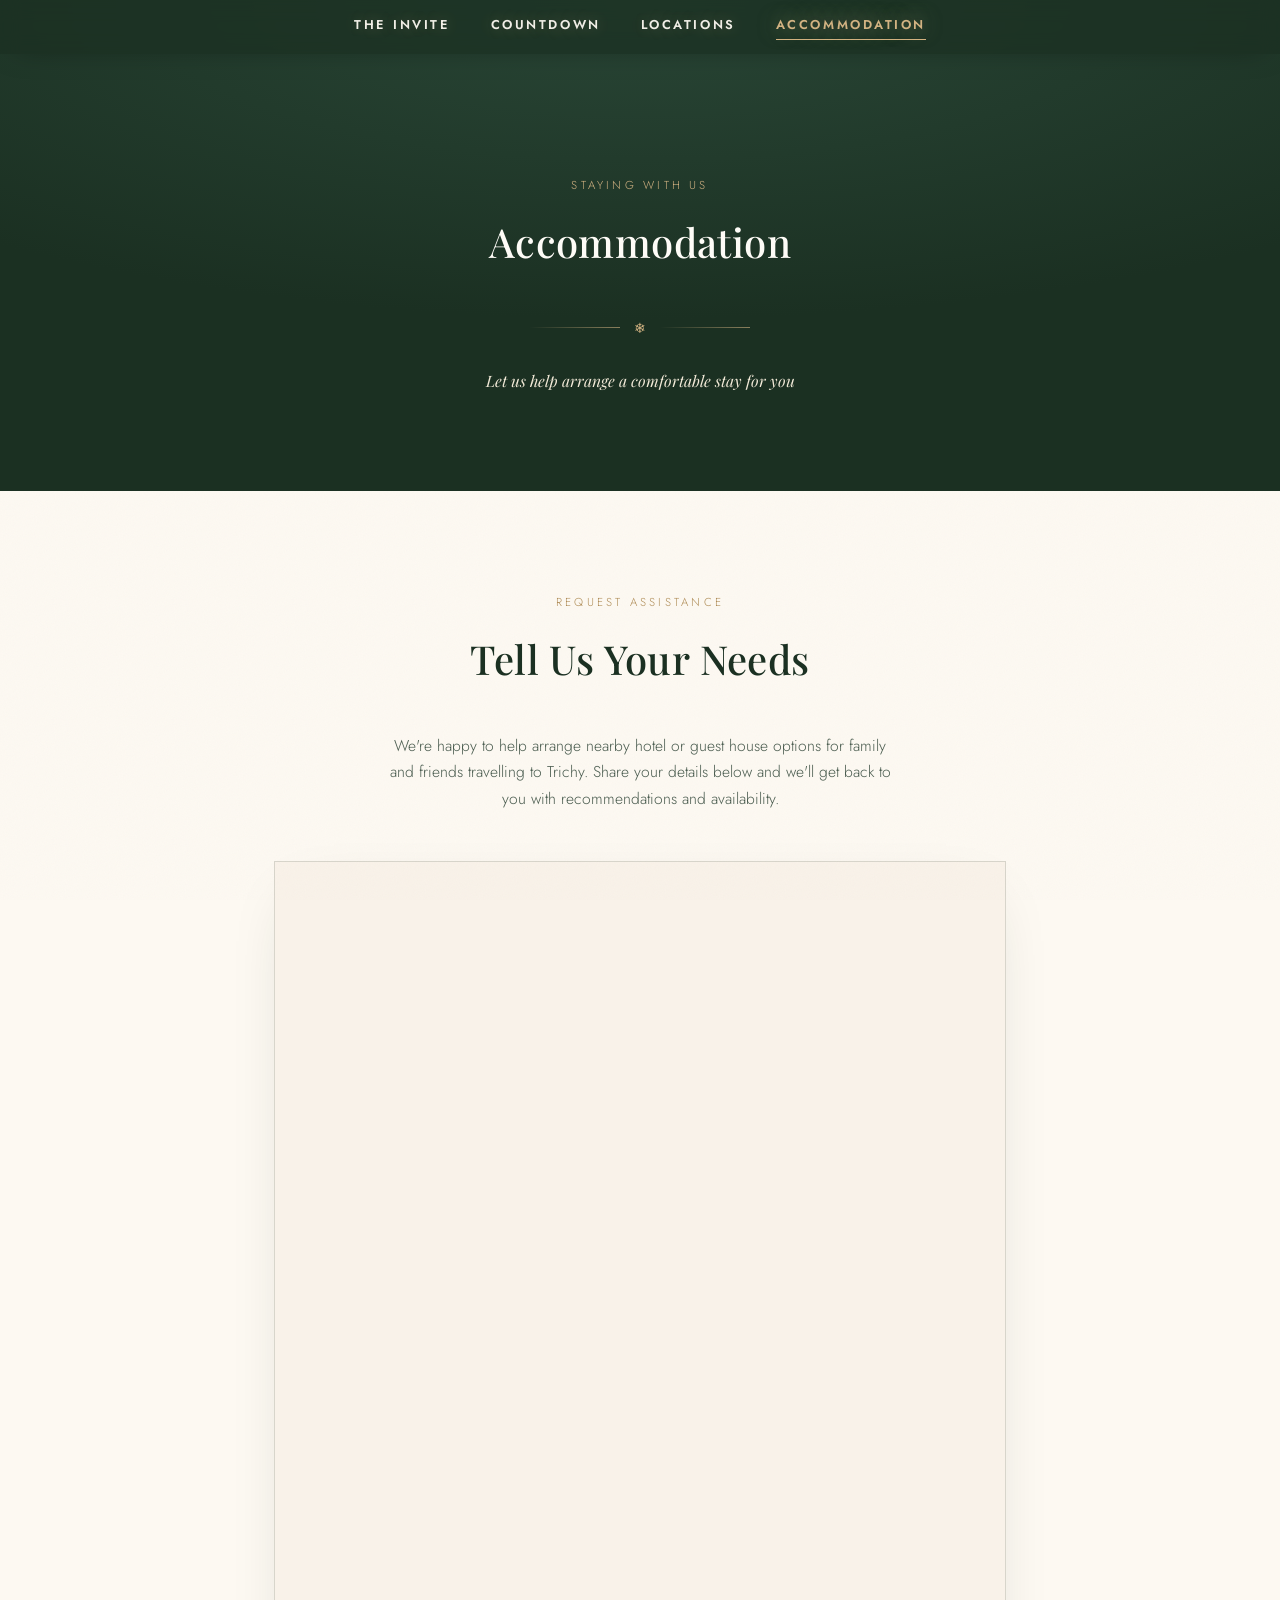
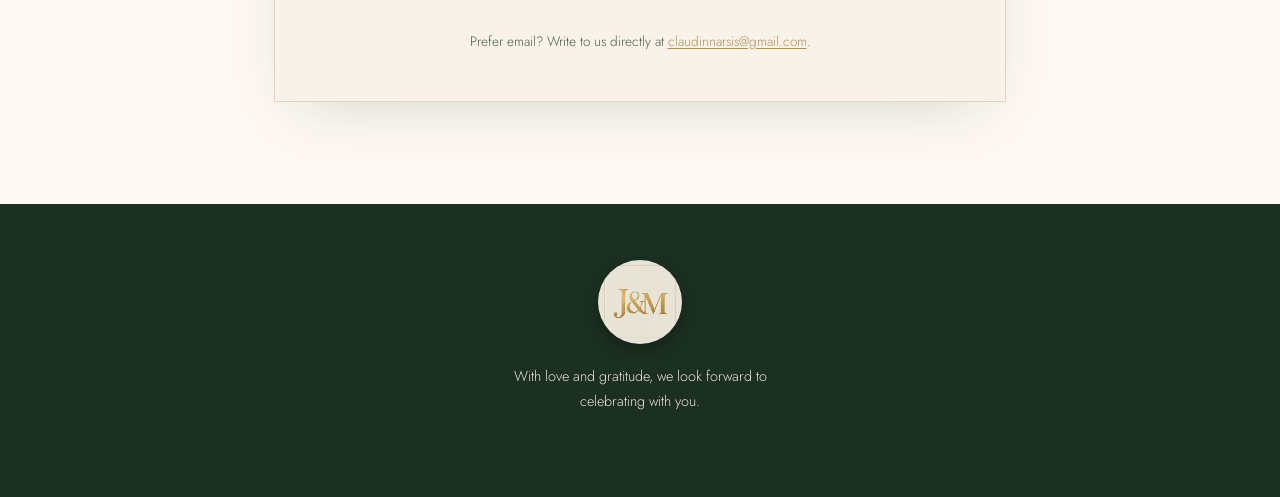
<file: accommodation.html>
<!DOCTYPE html>
<html lang="en">
<head>
<meta charset="UTF-8">
<meta name="viewport" content="width=device-width, initial-scale=1.0">
<title>Accommodation — Jude &amp; Mesmin Wedding</title>
<meta name="description" content="Request accommodation assistance for Jude and Mesmin's wedding, Sunday 18th October 2026 in Trichy.">
<link rel="preconnect" href="https://fonts.googleapis.com">
<link rel="preconnect" href="https://fonts.gstatic.com" crossorigin>
<link href="https://fonts.googleapis.com/css2?family=Playfair+Display:ital,wght@0,400;0,500;0,600;0,700;1,500&family=Jost:wght@300;400;500;600&display=swap" rel="stylesheet">
<link rel="icon" type="image/png" href="assets/j_m_wedding_monogram.png">
<link rel="stylesheet" href="style.css">
<script src="assets/tapko-widget.js" defer></script>
<script defer src="https://cdn.vercel-insights.com/v1/script.js"></script>
</head>
<body class="is-loading no-intro">

<div class="grain-overlay" aria-hidden="true"></div>

<header class="site-header is-scrolled" id="site-header">
  <nav class="site-nav" aria-label="Primary">
    <a href="/#invite" class="nav-link">The Invite</a>
    <a href="/#countdown" class="nav-link">Countdown</a>
    <a href="/locations" class="nav-link">Locations</a>
    <a href="/accommodation" class="nav-link nav-link-active">Accommodation</a>
  </nav>
</header>

<main>

  <!-- ACCOMMODATION HERO -->
  <section class="page-hero" id="top">
    <div class="page-hero-inner">
      <p class="kicker kicker-center kicker-on-dark" data-reveal="kicker">Staying With Us</p>
      <h1 class="section-title section-title-center page-hero-title" data-reveal="rise">Accommodation</h1>
      <div class="hero-divider" data-reveal="rise" aria-hidden="true">
        <span></span><span class="leaf">&#10052;</span><span></span>
      </div>
      <p class="page-hero-sub" data-reveal="rise">Let us help arrange a comfortable stay for you</p>
    </div>
  </section>

  <!-- ACCOMMODATION FORM -->
  <section class="accom" id="request">
    <div class="accom-intro" data-reveal="rise">
      <p class="kicker kicker-center" data-reveal="kicker">Request Assistance</p>
      <h2 class="section-title section-title-center" data-reveal="rise">Tell Us Your Needs</h2>
      <p class="accom-note" data-reveal="rise">
        We're happy to help arrange nearby hotel or guest house options for
        family and friends travelling to Trichy. Share your details below and
        we'll get back to you with recommendations and availability.
      </p>
    </div>

    <div class="accom-form accom-form-embed" data-reveal="rise">
      <iframe
        data-tally-src="https://tally.so/embed/gDPVBK?hideTitle=1&transparentBackground=1&dynamicHeight=1"
        loading="lazy"
        width="100%"
        height="700"
        frameborder="0"
        marginheight="0"
        marginwidth="0"
        title="Accommodation Request"
      ></iframe>

      <p class="form-fallback">
        Prefer email? Write to us directly at
        <a href="mailto:claudinnarsis@gmail.com?subject=Accommodation%20Request%20-%20Jude%20%26%20Mesmin%20Wedding" class="inline-link">claudinnarsis@gmail.com</a>.
      </p>
    </div>
  </section>

</main>

<footer class="site-footer">
  <picture>
    <source srcset="assets/j_m_wedding_monogram.webp" type="image/webp">
    <img
      src="assets/j_m_wedding_monogram.png"
      alt="J and M wedding monogram"
      class="footer-monogram-img"
      data-reveal="rise"
    >
  </picture>
  <p class="footer-text" data-reveal="rise">With love and gratitude, we look forward to celebrating with you.</p>
  <p class="footer-fine" data-reveal="rise">&copy; 2026 Jude &amp; Mesmin</p>
</footer>

<script>
(function () {
  var reduceMotion = window.matchMedia('(prefers-reduced-motion: reduce)').matches;
  document.body.classList.remove('is-loading');
  document.body.classList.add('intro-done');

  /* ---------- Scroll reveal ---------- */
  var revealTargets = document.querySelectorAll('[data-reveal]');

  if (!('IntersectionObserver' in window) || reduceMotion) {
    revealTargets.forEach(function (el) { el.classList.add('is-revealed'); });
  } else {
    var revealObserver = new IntersectionObserver(function (entries) {
      entries.forEach(function (entry) {
        if (entry.isIntersecting) {
          entry.target.classList.add('is-revealed');
          revealObserver.unobserve(entry.target);
        }
      });
    }, { threshold: 0.18, rootMargin: '0px 0px -8% 0px' });

    revealTargets.forEach(function (el) { revealObserver.observe(el); });
  }

  /* ---------- Header shrink on scroll ---------- */
  var header = document.getElementById('site-header');
  if (header) {
    header.classList.add('is-scrolled');
  }
})();
</script>

<script>
(function () {
  var d = document;
  function loadTally() {
    if (typeof Tally !== 'undefined') {
      Tally.loadEmbeds();
      return;
    }
    d.querySelectorAll('iframe[data-tally-src]:not([src])').forEach(function (iframe) {
      iframe.src = iframe.dataset.tallySrc;
    });
  }
  if (typeof Tally !== 'undefined') {
    loadTally();
  } else if (d.querySelector('script[src="https://tally.so/widgets/embed.js"]') === null) {
    var script = d.createElement('script');
    script.src = 'https://tally.so/widgets/embed.js';
    script.onload = loadTally;
    script.onerror = loadTally;
    d.body.appendChild(script);
  } else {
    d.querySelector('script[src="https://tally.so/widgets/embed.js"]').addEventListener('load', loadTally);
  }
})();
</script>

</body>
</html>
</file>
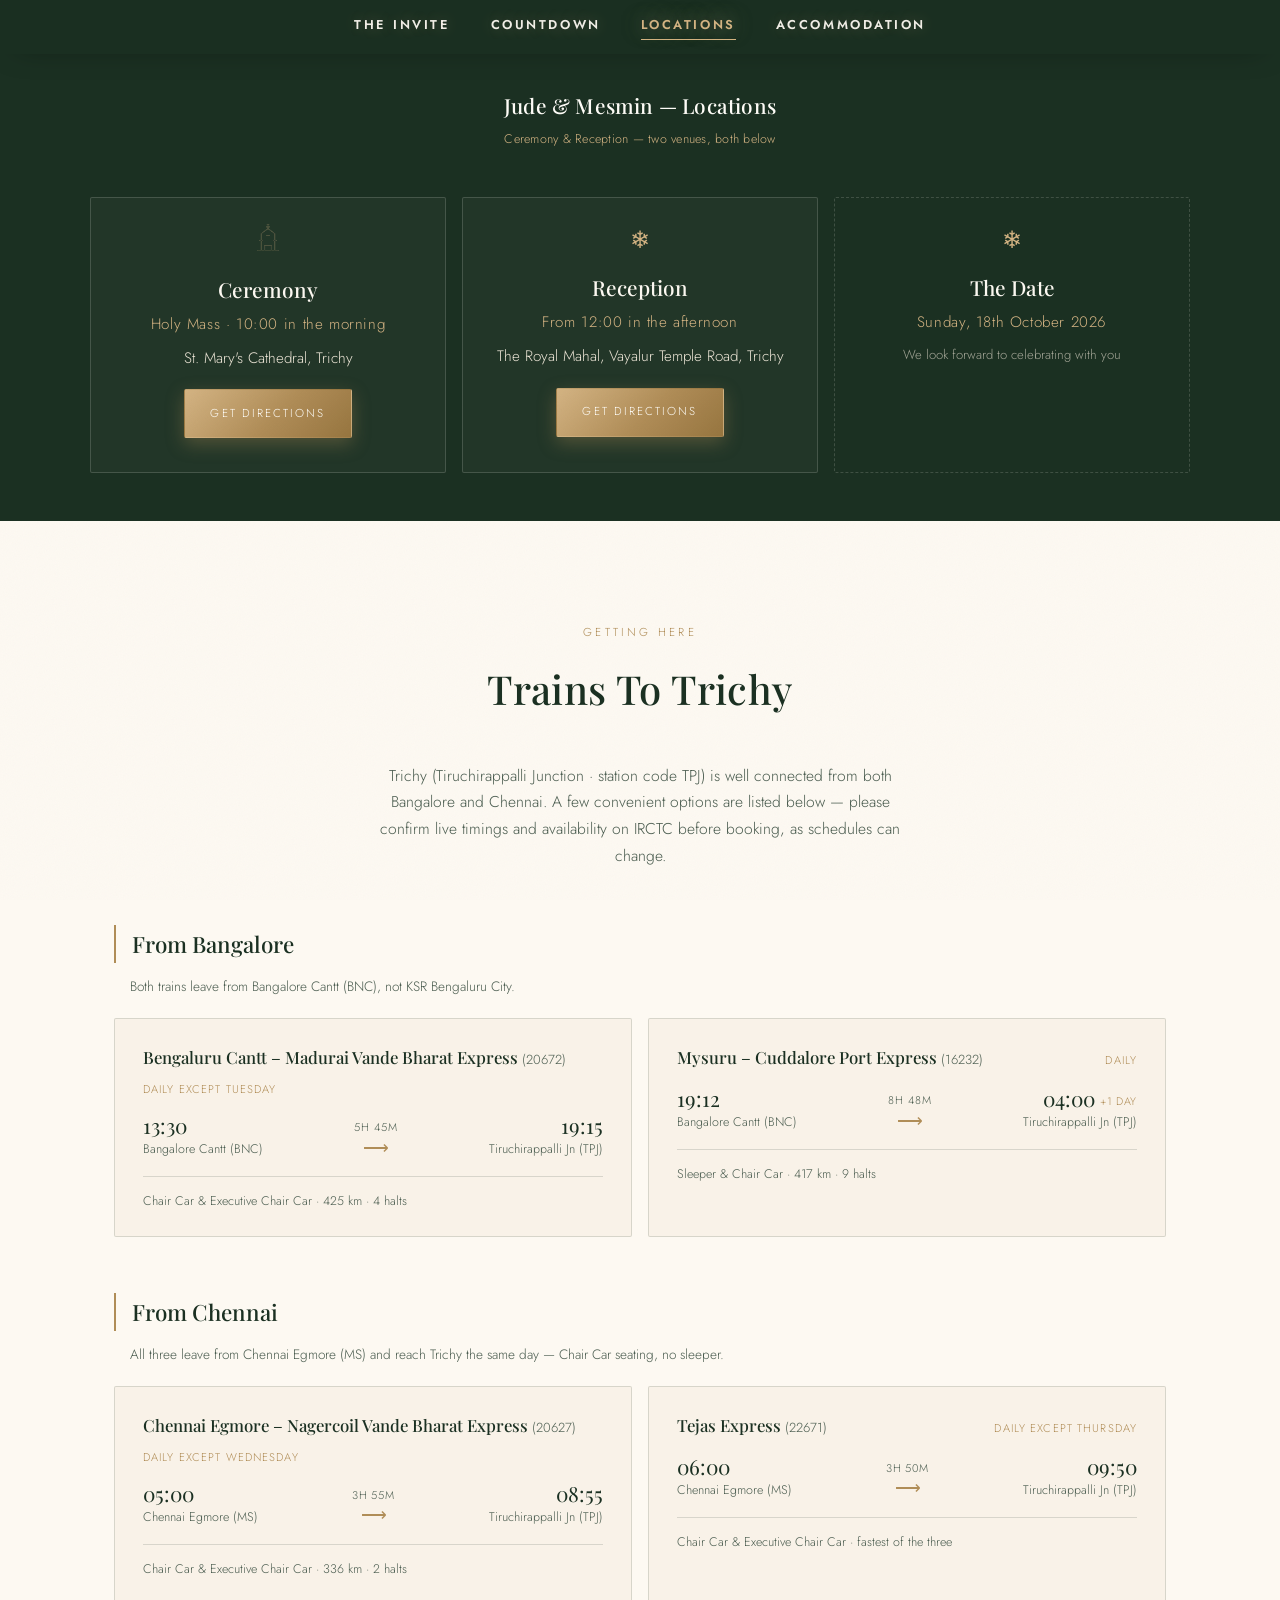
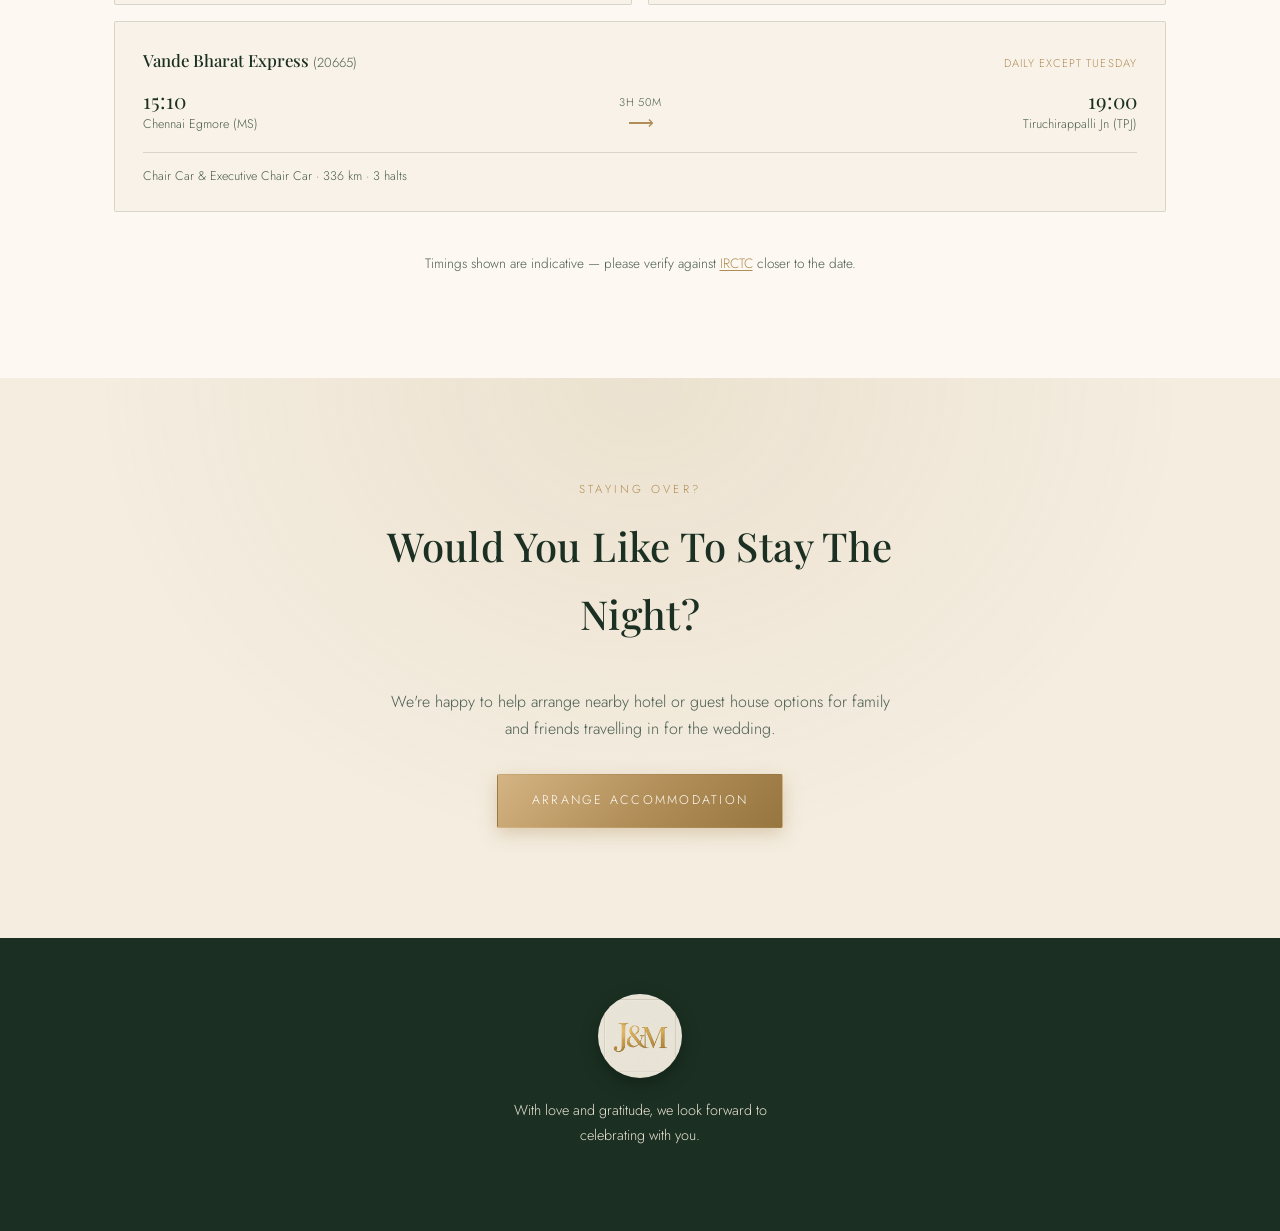
<file: locations.html>
<!DOCTYPE html>
<html lang="en">
<head>
<meta charset="UTF-8">
<meta name="viewport" content="width=device-width, initial-scale=1.0">
<title>Locations — Jude &amp; Mesmin Wedding</title>
<meta name="description" content="Venue details and train travel information for guests joining Jude and Mesmin's wedding, Sunday 18th October 2026 in Trichy.">
<link rel="preconnect" href="https://fonts.googleapis.com">
<link rel="preconnect" href="https://fonts.gstatic.com" crossorigin>
<link href="https://fonts.googleapis.com/css2?family=Playfair+Display:ital,wght@0,400;0,500;0,600;0,700;1,500&family=Jost:wght@300;400;500;600&display=swap" rel="stylesheet">
<link rel="icon" type="image/png" href="assets/j_m_wedding_monogram.png">
<link rel="stylesheet" href="style.css">
<script src="assets/tapko-widget.js" defer></script>
<script defer src="https://cdn.vercel-insights.com/v1/script.js"></script>
</head>
<body class="is-loading no-intro">

<div class="grain-overlay" aria-hidden="true"></div>

<header class="site-header is-scrolled" id="site-header">
  <nav class="site-nav" aria-label="Primary">
    <a href="/#invite" class="nav-link">The Invite</a>
    <a href="/#countdown" class="nav-link">Countdown</a>
    <a href="/locations" class="nav-link nav-link-active">Locations</a>
    <a href="/accommodation" class="nav-link">Accommodation</a>
  </nav>
</header>

<main>

  <!-- LOCATIONS TITLE STRIP -->
  <section class="page-title-strip" id="top">
    <h1 class="page-title-strip-text">Jude &amp; Mesmin &mdash; Locations</h1>
    <p class="page-title-strip-sub">Ceremony &amp; Reception &mdash; two venues, both below</p>
  </section>

  <!-- LOCATIONS DETAILS -->
  <section class="details details-standalone" id="venues">
    <div class="details-grid" data-reveal="stagger">
      <article class="detail-card">
        <img src="assets/chruch-icon.webp" alt="" class="detail-icon detail-icon-img" aria-hidden="true">
        <h3 class="detail-title">Ceremony</h3>
        <p class="detail-time">Holy Mass &middot; 10:00 in the morning</p>
        <p class="detail-place">St. Mary's Cathedral, Trichy</p>
        <a
          href="https://maps.app.goo.gl/9axVyqewBXQSVEei7"
          class="btn btn-gold btn-directions"
          target="_blank"
          rel="noopener noreferrer"
          aria-label="Get directions to St. Mary's Cathedral, the ceremony venue"
        >Get Directions</a>
      </article>

      <article class="detail-card">
        <span class="detail-icon" aria-hidden="true">&#10052;</span>
        <h3 class="detail-title">Reception</h3>
        <p class="detail-time">From 12:00 in the afternoon</p>
        <p class="detail-place">The Royal Mahal, Vayalur Temple Road, Trichy</p>
        <a
          href="https://maps.app.goo.gl/EC5JKiLocirQZYhY7"
          class="btn btn-gold btn-directions"
          target="_blank"
          rel="noopener noreferrer"
          aria-label="Get directions to The Royal Mahal, the reception venue"
        >Get Directions</a>
      </article>

      <article class="detail-card detail-card-date">
        <span class="detail-icon" aria-hidden="true">&#10052;</span>
        <h3 class="detail-title">The Date</h3>
        <p class="detail-time">Sunday, 18th October 2026</p>
        <p class="detail-address">We look forward to celebrating with you</p>
      </article>
    </div>
  </section>

  <!-- TRAVEL BY TRAIN -->
  <section class="travel" id="trains">
    <p class="kicker kicker-center" data-reveal="kicker">Getting Here</p>
    <h2 class="section-title section-title-center" data-reveal="rise">Trains To Trichy</h2>
    <p class="travel-note" data-reveal="rise">
      Trichy (Tiruchirappalli Junction &middot; station code TPJ) is well connected from both
      Bangalore and Chennai. A few convenient options are listed below &mdash;
      please confirm live timings and availability on IRCTC before booking, as
      schedules can change.
    </p>

    <div class="travel-city" data-reveal="rise-left">
      <h3 class="travel-city-title">From Bangalore</h3>
      <p class="travel-city-note">Both trains leave from Bangalore Cantt (BNC), not KSR Bengaluru City.</p>
      <div class="train-list">
        <article class="train-card">
          <div class="train-card-head">
            <h4 class="train-name">Bengaluru Cantt &ndash; Madurai Vande Bharat Express <span class="train-number">(20672)</span></h4>
            <span class="train-days">Daily except Tuesday</span>
          </div>
          <div class="train-route">
            <div class="train-point">
              <span class="train-time">13:30</span>
              <span class="train-station">Bangalore Cantt (BNC)</span>
            </div>
            <div class="train-leg">
              <span class="train-duration">5h 45m</span>
              <span class="train-arrow" aria-hidden="true">&#10230;</span>
            </div>
            <div class="train-point">
              <span class="train-time">19:15</span>
              <span class="train-station">Tiruchirappalli Jn (TPJ)</span>
            </div>
          </div>
          <p class="train-meta">Chair Car &amp; Executive Chair Car &middot; 425 km &middot; 4 halts</p>
        </article>

        <article class="train-card">
          <div class="train-card-head">
            <h4 class="train-name">Mysuru &ndash; Cuddalore Port Express <span class="train-number">(16232)</span></h4>
            <span class="train-days">Daily</span>
          </div>
          <div class="train-route">
            <div class="train-point">
              <span class="train-time">19:12</span>
              <span class="train-station">Bangalore Cantt (BNC)</span>
            </div>
            <div class="train-leg">
              <span class="train-duration">8h 48m</span>
              <span class="train-arrow" aria-hidden="true">&#10230;</span>
            </div>
            <div class="train-point">
              <span class="train-time">04:00 <span class="train-nextday">+1 day</span></span>
              <span class="train-station">Tiruchirappalli Jn (TPJ)</span>
            </div>
          </div>
          <p class="train-meta">Sleeper &amp; Chair Car &middot; 417 km &middot; 9 halts</p>
        </article>
      </div>
    </div>

    <div class="travel-city" data-reveal="rise-right">
      <h3 class="travel-city-title">From Chennai</h3>
      <p class="travel-city-note">All three leave from Chennai Egmore (MS) and reach Trichy the same day &mdash; Chair Car seating, no sleeper.</p>
      <div class="train-list">
        <article class="train-card">
          <div class="train-card-head">
            <h4 class="train-name">Chennai Egmore &ndash; Nagercoil Vande Bharat Express <span class="train-number">(20627)</span></h4>
            <span class="train-days">Daily except Wednesday</span>
          </div>
          <div class="train-route">
            <div class="train-point">
              <span class="train-time">05:00</span>
              <span class="train-station">Chennai Egmore (MS)</span>
            </div>
            <div class="train-leg">
              <span class="train-duration">3h 55m</span>
              <span class="train-arrow" aria-hidden="true">&#10230;</span>
            </div>
            <div class="train-point">
              <span class="train-time">08:55</span>
              <span class="train-station">Tiruchirappalli Jn (TPJ)</span>
            </div>
          </div>
          <p class="train-meta">Chair Car &amp; Executive Chair Car &middot; 336 km &middot; 2 halts</p>
        </article>

        <article class="train-card">
          <div class="train-card-head">
            <h4 class="train-name">Tejas Express <span class="train-number">(22671)</span></h4>
            <span class="train-days">Daily except Thursday</span>
          </div>
          <div class="train-route">
            <div class="train-point">
              <span class="train-time">06:00</span>
              <span class="train-station">Chennai Egmore (MS)</span>
            </div>
            <div class="train-leg">
              <span class="train-duration">3h 50m</span>
              <span class="train-arrow" aria-hidden="true">&#10230;</span>
            </div>
            <div class="train-point">
              <span class="train-time">09:50</span>
              <span class="train-station">Tiruchirappalli Jn (TPJ)</span>
            </div>
          </div>
          <p class="train-meta">Chair Car &amp; Executive Chair Car &middot; fastest of the three</p>
        </article>

        <article class="train-card">
          <div class="train-card-head">
            <h4 class="train-name">Vande Bharat Express <span class="train-number">(20665)</span></h4>
            <span class="train-days">Daily except Tuesday</span>
          </div>
          <div class="train-route">
            <div class="train-point">
              <span class="train-time">15:10</span>
              <span class="train-station">Chennai Egmore (MS)</span>
            </div>
            <div class="train-leg">
              <span class="train-duration">3h 50m</span>
              <span class="train-arrow" aria-hidden="true">&#10230;</span>
            </div>
            <div class="train-point">
              <span class="train-time">19:00</span>
              <span class="train-station">Tiruchirappalli Jn (TPJ)</span>
            </div>
          </div>
          <p class="train-meta">Chair Car &amp; Executive Chair Car &middot; 336 km &middot; 3 halts</p>
        </article>
      </div>
    </div>

    <p class="travel-fine" data-reveal="rise">
      Timings shown are indicative &mdash; please verify against
      <a href="https://www.irctc.co.in" target="_blank" rel="noopener noreferrer" class="inline-link">IRCTC</a>
      closer to the date.
    </p>
  </section>

  <!-- STAY TEASER -->
  <section class="stay-teaser" id="stay">
    <div class="stay-teaser-inner">
      <p class="kicker kicker-center" data-reveal="kicker">Staying Over?</p>
      <h2 class="section-title section-title-center" data-reveal="rise">Would You Like To Stay The Night?</h2>
      <p class="stay-teaser-note" data-reveal="rise">
        We're happy to help arrange nearby hotel or guest house options
        for family and friends travelling in for the wedding.
      </p>
      <a href="/accommodation" class="btn btn-gold" data-reveal="rise">Arrange Accommodation</a>
    </div>
  </section>

</main>

<footer class="site-footer">
  <picture>
    <source srcset="assets/j_m_wedding_monogram.webp" type="image/webp">
    <img
      src="assets/j_m_wedding_monogram.png"
      alt="J and M wedding monogram"
      class="footer-monogram-img"
      data-reveal="rise"
    >
  </picture>
  <p class="footer-text" data-reveal="rise">With love and gratitude, we look forward to celebrating with you.</p>
  <p class="footer-fine" data-reveal="rise">&copy; 2026 Jude &amp; Mesmin</p>
</footer>

<script>
(function () {
  var reduceMotion = window.matchMedia('(prefers-reduced-motion: reduce)').matches;
  document.body.classList.remove('is-loading');
  document.body.classList.add('intro-done');

  /* ---------- Scroll reveal ---------- */
  var revealTargets = document.querySelectorAll('[data-reveal]');

  if (!('IntersectionObserver' in window) || reduceMotion) {
    revealTargets.forEach(function (el) { el.classList.add('is-revealed'); });
  } else {
    var revealObserver = new IntersectionObserver(function (entries) {
      entries.forEach(function (entry) {
        if (entry.isIntersecting) {
          entry.target.classList.add('is-revealed');
          revealObserver.unobserve(entry.target);
        }
      });
    }, { threshold: 0.18, rootMargin: '0px 0px -8% 0px' });

    revealTargets.forEach(function (el) { revealObserver.observe(el); });
  }

  /* ---------- Header shrink on scroll ---------- */
  var header = document.getElementById('site-header');
  function onScrollHeader() {
    header.classList.toggle('is-scrolled', window.scrollY > 40 || window.scrollY <= 40);
  }
  if (header) {
    header.classList.add('is-scrolled');
    window.addEventListener('scroll', onScrollHeader, { passive: true });
  }
})();
</script>

</body>
</html>
</file>
<file: style.css>
/* ===========================================================
   Ethereal Union — Wedding Landing Page
   Minimalist layout, botanical photography, refined typography
   =========================================================== */

:root {
  --color-primary: #1b3022;
  --color-primary-light: #294636;
  --color-surface: #fdf9f2;
  --color-surface-alt: #f4ede0;
  --color-gold: #b08d57;
  --color-gold-light: #d4b483;
  --color-ink: #1b3022;
  --color-ink-soft: #4a5c4f;
  --color-line: rgba(27, 48, 34, 0.15);

  --font-display: 'Playfair Display', 'Georgia', serif;
  --font-body: 'Jost', 'Helvetica Neue', Arial, sans-serif;

  --container-max: 1100px;
  --space-section: clamp(3.5rem, 8vw, 7rem);
  --radius: 2px;
}

/* -------------------- Reset -------------------- */
*,
*::before,
*::after {
  box-sizing: border-box;
}

html {
  scroll-behavior: smooth;
}

body {
  margin: 0;
  background: var(--color-surface);
  color: var(--color-ink);
  font-family: var(--font-body);
  font-weight: 300;
  line-height: 1.7;
  -webkit-font-smoothing: antialiased;
  overflow-x: hidden;
}

img {
  max-width: 100%;
  display: block;
}

a {
  color: inherit;
  text-decoration: none;
}

h1, h2, h3 {
  font-family: var(--font-display);
  font-weight: 500;
  margin: 0;
  color: var(--color-primary);
}

p {
  margin: 0;
}

ul {
  list-style: none;
  margin: 0;
  padding: 0;
}

button {
  font-family: inherit;
}

/* subtle paper grain texture over entire page */
.grain-overlay {
  position: fixed;
  inset: 0;
  pointer-events: none;
  z-index: 9999;
  opacity: 0.035;
  mix-blend-mode: multiply;
  background-image: url("data:image/svg+xml,%3Csvg xmlns='http://www.w3.org/2000/svg' width='120' height='120'%3E%3Cfilter id='n'%3E%3CfeTurbulence type='fractalNoise' baseFrequency='0.9' numOctaves='2' stitchTiles='stitch'/%3E%3C/filter%3E%3Crect width='100%25' height='100%25' filter='url(%23n)'/%3E%3C/svg%3E");
}

/* -------------------- Utility -------------------- */
.kicker {
  font-family: var(--font-body);
  font-size: 0.72rem;
  letter-spacing: 0.28em;
  text-transform: uppercase;
  color: var(--color-gold);
  margin-bottom: 0.75rem;
}

.kicker-center {
  text-align: center;
}

.section-title {
  font-size: clamp(1.75rem, 5vw, 2.5rem);
  letter-spacing: 0.01em;
}

.section-title-center {
  text-align: center;
  margin-bottom: 2.5rem;
}

.body-text {
  color: var(--color-ink-soft);
  font-size: 1rem;
  margin-bottom: 1.1rem;
  max-width: 46ch;
}

/* -------------------- Scroll reveal system -------------------- */
[data-reveal] {
  opacity: 0;
}

[data-reveal="rise"],
[data-reveal="rise-left"],
[data-reveal="rise-right"] {
  transform: translateY(28px);
  transition: opacity 0.9s cubic-bezier(0.16, 1, 0.3, 1), transform 0.9s cubic-bezier(0.16, 1, 0.3, 1);
}

[data-reveal="rise-left"] {
  transform: translate(-32px, 12px);
}

[data-reveal="rise-right"] {
  transform: translate(32px, 12px);
}

[data-reveal="kicker"] {
  transform: translateY(6px);
  letter-spacing: 0.05em;
  transition: opacity 0.7s ease, transform 0.7s ease, letter-spacing 0.7s ease;
}

[data-reveal].is-revealed {
  opacity: 1;
  transform: translate(0, 0);
}

[data-reveal="kicker"].is-revealed {
  letter-spacing: 0.28em;
}

[data-reveal="stagger"] > * {
  opacity: 0;
  transform: translateY(24px);
  transition: opacity 0.7s cubic-bezier(0.16, 1, 0.3, 1), transform 0.7s cubic-bezier(0.16, 1, 0.3, 1);
}

[data-reveal="stagger"].is-revealed > * {
  opacity: 1;
  transform: translateY(0);
}

[data-reveal="stagger"].is-revealed > *:nth-child(1) { transition-delay: 0.05s; }
[data-reveal="stagger"].is-revealed > *:nth-child(2) { transition-delay: 0.16s; }
[data-reveal="stagger"].is-revealed > *:nth-child(3) { transition-delay: 0.27s; }
[data-reveal="stagger"].is-revealed > *:nth-child(4) { transition-delay: 0.38s; }

/* -------------------- Buttons -------------------- */
.btn {
  position: relative;
  display: inline-block;
  padding: 0.95rem 2.1rem;
  font-family: var(--font-body);
  font-size: 0.78rem;
  letter-spacing: 0.18em;
  text-transform: uppercase;
  border-radius: var(--radius);
  border: 1px solid transparent;
  cursor: pointer;
  transition: transform 0.35s cubic-bezier(0.16, 1, 0.3, 1), box-shadow 0.35s ease, letter-spacing 0.35s ease, background 0.35s ease, color 0.35s ease;
  overflow: hidden;
}

.btn::before {
  content: "";
  position: absolute;
  inset: 0;
  background: linear-gradient(120deg, transparent 30%, rgba(255, 255, 255, 0.35) 50%, transparent 70%);
  transform: translateX(-120%);
  transition: transform 0.7s ease;
  pointer-events: none;
}

.btn:hover::before,
.btn:focus-visible::before {
  transform: translateX(120%);
}

.btn-gold {
  background: linear-gradient(135deg, var(--color-gold-light), var(--color-gold) 55%, #97753f);
  color: #fffdf8;
  box-shadow: 0 6px 18px rgba(176, 141, 87, 0.35);
}

.btn-gold:hover,
.btn-gold:focus-visible {
  transform: translateY(-3px) scale(1.03);
  letter-spacing: 0.24em;
  box-shadow: 0 14px 28px rgba(176, 141, 87, 0.5);
}

.btn-gold:active {
  transform: translateY(-1px) scale(0.99);
}

.btn-block {
  display: block;
  width: 100%;
  text-align: center;
}

/* -------------------- Header / Nav -------------------- */
.site-header {
  position: fixed;
  top: 0;
  left: 0;
  right: 0;
  z-index: 20;
  padding: 1.5rem 1.25rem;
  transition: padding 0.4s ease, background 0.4s ease, box-shadow 0.4s ease;
}

.site-header.is-scrolled {
  padding: 0.85rem 1.25rem;
  background: rgba(27, 48, 34, 0.72);
  backdrop-filter: blur(10px);
  box-shadow: 0 8px 30px -18px rgba(0, 0, 0, 0.5);
}

.site-nav {
  display: flex;
  justify-content: center;
  gap: clamp(1rem, 4vw, 2.5rem);
  flex-wrap: wrap;
}

.nav-link {
  position: relative;
  font-size: 0.8rem;
  font-weight: 600;
  letter-spacing: 0.2em;
  text-transform: uppercase;
  color: #fdf9f2;
  text-shadow: 0 0 16px rgba(212, 180, 131, 0.35);
  opacity: 0.95;
  padding-bottom: 0.25rem;
  border-bottom: 1px solid transparent;
  transition: border-color 0.3s ease, opacity 0.3s ease, letter-spacing 0.3s ease, transform 0.3s ease, text-shadow 0.3s ease, color 0.3s ease;
}

@media (max-width: 420px) {
  .site-nav {
    gap: 0.5rem 0.7rem;
  }

  .nav-link {
    font-size: 0.62rem;
    letter-spacing: 0.08em;
  }
}

.nav-link::after {
  content: "";
  position: absolute;
  left: 50%;
  right: 50%;
  bottom: -1px;
  height: 1px;
  background: var(--color-gold-light);
  transition: left 0.35s cubic-bezier(0.16, 1, 0.3, 1), right 0.35s cubic-bezier(0.16, 1, 0.3, 1);
}

.nav-link:hover,
.nav-link:focus-visible {
  opacity: 1;
  color: var(--color-gold-light);
  letter-spacing: 0.26em;
  text-shadow: 0 0 20px rgba(212, 180, 131, 0.6);
  transform: translateY(-1px);
}

.nav-link:hover::after,
.nav-link:focus-visible::after {
  left: 0;
  right: 0;
}

.nav-link-active {
  opacity: 1;
  color: var(--color-gold-light);
  text-shadow: 0 0 20px rgba(212, 180, 131, 0.6);
  border-bottom-color: var(--color-gold-light);
}

/* -------------------- Sub-page hero -------------------- */
.page-hero {
  position: relative;
  padding: clamp(8rem, 20vw, 11rem) 1.5rem clamp(4rem, 9vw, 6rem);
  text-align: center;
  background: var(--color-primary);
  background-image:
    radial-gradient(120% 100% at 50% 0%, var(--color-primary-light) 0%, var(--color-primary) 65%);
  overflow: hidden;
}

/* Thin title strip: used where getting to the first tappable action
   fast matters more than a full hero moment (e.g. QR-scan landing).
   No kicker/divider/subtitle — just enough to orient, nothing to scroll past. */
.page-title-strip {
  padding: clamp(4.5rem, 16vw, 5.5rem) 1.5rem 0.9rem;
  text-align: center;
  background: var(--color-primary);
}

.page-title-strip-text {
  font-family: var(--font-display);
  font-size: clamp(1.05rem, 4vw, 1.3rem);
  font-weight: 500;
  color: #fffdf8;
  letter-spacing: 0.01em;
}

.page-title-strip-sub {
  margin-top: 0.35rem;
  font-size: 0.78rem;
  color: var(--color-gold-light);
  letter-spacing: 0.02em;
}

.page-hero-inner {
  position: relative;
  z-index: 1;
  max-width: 640px;
  margin: 0 auto;
}

.kicker-on-dark {
  color: var(--color-gold-light);
}

.page-hero-title {
  color: #fffdf8;
}

.page-hero .hero-divider {
  margin-top: 0.5rem;
}

.page-hero-sub {
  margin-top: 1.5rem;
  font-size: 0.98rem;
  font-style: italic;
  font-family: var(--font-display);
  color: #f2ead8;
}

/* -------------------- Intro monogram reveal -------------------- */
.intro-overlay {
  position: fixed;
  inset: 0;
  z-index: 999;
  display: flex;
  align-items: center;
  justify-content: center;
  background: var(--color-primary);
  background-image:
    radial-gradient(120% 120% at 50% 40%, var(--color-primary-light) 0%, var(--color-primary) 70%);
  opacity: 1;
  transition: opacity 0.9s cubic-bezier(0.16, 1, 0.3, 1), visibility 0.9s;
}

body.intro-done .intro-overlay {
  opacity: 0;
  visibility: hidden;
  pointer-events: none;
}

.intro-monogram-wrap {
  position: relative;
  width: clamp(110px, 22vw, 170px);
  height: clamp(110px, 22vw, 170px);
  display: flex;
  align-items: center;
  justify-content: center;
}

.intro-monogram {
  width: 100%;
  height: 100%;
  border-radius: 50%;
  opacity: 0;
  transform: scale(0.72);
  filter: drop-shadow(0 10px 30px rgba(0, 0, 0, 0.4));
  animation: introMonogramIn 1.3s cubic-bezier(0.16, 1, 0.3, 1) 0.2s forwards,
             introMonogramHold 1.6s ease-in-out 1.6s forwards;
}

@keyframes introMonogramIn {
  from {
    opacity: 0;
    transform: scale(0.72);
  }
  to {
    opacity: 1;
    transform: scale(1);
  }
}

@keyframes introMonogramHold {
  0%, 100% { transform: scale(1); }
  50% { transform: scale(1.035); }
}

.intro-ring {
  position: absolute;
  inset: -14px;
  border-radius: 50%;
  border: 1px solid var(--color-gold-light);
  opacity: 0;
  transform: scale(0.82);
  animation: introRingIn 1.6s cubic-bezier(0.16, 1, 0.3, 1) 0.35s forwards;
}

@keyframes introRingIn {
  0% {
    opacity: 0;
    transform: scale(0.82);
  }
  40% {
    opacity: 0.7;
  }
  100% {
    opacity: 0;
    transform: scale(1.55);
  }
}

body.is-loading {
  overflow: hidden;
}

body.is-loading .hero-anim,
body.is-loading .hero-monogram {
  animation-play-state: paused !important;
  opacity: 0;
}

@media (prefers-reduced-motion: reduce) {
  .intro-overlay {
    display: none;
  }
}

/* -------------------- Hero -------------------- */
.hero {
  position: relative;
  min-height: 100svh;
  display: flex;
  align-items: center;
  justify-content: center;
  overflow: hidden;
}

.hero-media {
  position: absolute;
  inset: 0;
  z-index: 0;
}

.hero-img {
  width: 100%;
  height: 100%;
  object-fit: cover;
  filter: grayscale(0.15) brightness(0.72);
  transform: scale(1.08);
  will-change: transform;
  animation: heroImgIn 2.4s cubic-bezier(0.16, 1, 0.3, 1) both;
}

@keyframes heroImgIn {
  from {
    transform: scale(1.22);
    filter: grayscale(0.15) brightness(0.55) blur(6px);
  }
  to {
    transform: scale(1.08);
    filter: grayscale(0.15) brightness(0.72) blur(0);
  }
}

.hero-scrim {
  position: absolute;
  inset: 0;
  background:
    linear-gradient(180deg, rgba(27, 48, 34, 0.55) 0%, rgba(27, 48, 34, 0.35) 40%, rgba(27, 48, 34, 0.75) 100%);
}

/* -------------------- Ambient floating petals -------------------- */
.petal-field {
  position: absolute;
  inset: 0;
  z-index: 1;
  overflow: hidden;
  pointer-events: none;
}

.petal-field-alt {
  z-index: 0;
}

.petal {
  position: absolute;
  top: 100%;
  color: var(--color-gold-light);
  opacity: 0;
  font-size: 1.1rem;
  animation-name: petalFloat;
  animation-timing-function: linear;
  animation-iteration-count: infinite;
}

.hero .petal {
  color: #f2ead8;
  opacity: 0;
}

@keyframes petalFloat {
  0% {
    transform: translate3d(0, 0, 0) rotate(0deg);
    opacity: 0;
  }
  8% {
    opacity: 0.55;
  }
  92% {
    opacity: 0.35;
  }
  100% {
    transform: translate3d(var(--drift, 40px), -115vh, 0) rotate(340deg);
    opacity: 0;
  }
}

.petal-1 { left: 8%;  font-size: 0.85rem; --drift: 60px;  animation-duration: 22s; animation-delay: 0s; }
.petal-2 { left: 22%; font-size: 1.3rem;  --drift: -50px; animation-duration: 28s; animation-delay: 4s; }
.petal-3 { left: 41%; font-size: 0.7rem;  --drift: 30px;  animation-duration: 19s; animation-delay: 9s; }
.petal-4 { left: 63%; font-size: 1.1rem;  --drift: -70px; animation-duration: 26s; animation-delay: 2s; }
.petal-5 { left: 78%; font-size: 0.9rem;  --drift: 45px;  animation-duration: 24s; animation-delay: 12s; }
.petal-6 { left: 90%; font-size: 1.15rem; --drift: -35px; animation-duration: 30s; animation-delay: 7s; }

.hero-content {
  position: relative;
  z-index: 1;
  text-align: center;
  color: var(--color-surface);
  padding: 6rem 1.5rem 4rem;
  max-width: 640px;
}

/* -------------------- Hero entrance sequence -------------------- */
.hero-anim {
  opacity: 0;
  transform: translateY(22px);
  animation: heroRise 1s cubic-bezier(0.16, 1, 0.3, 1) forwards;
}

@keyframes heroRise {
  to {
    opacity: 1;
    transform: translateY(0);
  }
}

.hero-anim-1 { animation-delay: 0.15s; }
.hero-anim-2 { animation-delay: 0.45s; }
.hero-anim-3 { animation-delay: 0.62s; }
.hero-anim-4 { animation-delay: 0.9s; }
.hero-anim-5 { animation-delay: 1.05s; }
.hero-anim-6 { animation-delay: 1.2s; }
.hero-anim-7 { animation-delay: 1.35s; }

.eyebrow {
  font-size: 0.72rem;
  letter-spacing: 0.3em;
  text-transform: uppercase;
  color: var(--color-gold-light);
  margin-bottom: 1.25rem;
}

.hero-title {
  font-size: clamp(2.75rem, 12vw, 5.5rem);
  color: #fffdf8;
  line-height: 1.05;
  letter-spacing: 0.01em;
}

.hero-title .amp {
  font-style: italic;
  color: var(--color-gold-light);
  padding: 0 0.15em;
  display: inline-block;
  animation: ampGlow 3.5s ease-in-out 2.4s infinite;
}

@keyframes ampGlow {
  0%, 100% { text-shadow: 0 0 0 rgba(212, 180, 131, 0); transform: scale(1); }
  50% { text-shadow: 0 0 18px rgba(212, 180, 131, 0.65); transform: scale(1.05); }
}

.hero-date {
  margin-top: 1.5rem;
  font-family: var(--font-body);
  font-size: clamp(1rem, 2.6vw, 1.35rem);
  font-weight: 500;
  letter-spacing: 0.08em;
  color: var(--color-gold-light);
}

.hero-divider {
  display: flex;
  align-items: center;
  justify-content: center;
  gap: 0.85rem;
  margin: 1.75rem auto;
  width: 100%;
  max-width: 220px;
}

.hero-divider span:not(.leaf) {
  height: 1px;
  flex: 1;
  background: linear-gradient(90deg, transparent, var(--color-gold-light), transparent);
  background-size: 200% 100%;
  opacity: 0.6;
  animation: dividerShimmer 3.2s ease-in-out infinite;
}

@keyframes dividerShimmer {
  0% { background-position: 200% 0; }
  100% { background-position: -200% 0; }
}

.hero-divider .leaf {
  color: var(--color-gold-light);
  font-size: 0.9rem;
  display: inline-block;
  animation: leafPulse 3.2s ease-in-out infinite;
}

@keyframes leafPulse {
  0%, 100% { transform: rotate(0deg) scale(1); }
  50% { transform: rotate(180deg) scale(1.18); }
}

.hero-sub {
  font-size: 0.95rem;
  color: #f2ead8;
  margin-bottom: 2.25rem;
  font-style: italic;
  font-family: var(--font-display);
}

.hero-monogram {
  width: clamp(88px, 12vw, 128px);
  height: clamp(88px, 12vw, 128px);
  margin: 0 auto 1.5rem;
  border-radius: 50%;
  box-shadow: 0 8px 24px rgba(0, 0, 0, 0.35);
  animation-name: heroRise, monogramBreathe;
  animation-duration: 1s, 4s;
  animation-timing-function: cubic-bezier(0.16, 1, 0.3, 1), ease-in-out;
  animation-delay: 0.15s, 1.5s;
  animation-iteration-count: 1, infinite;
  animation-fill-mode: forwards, none;
}

@keyframes monogramBreathe {
  0%, 100% { box-shadow: 0 8px 24px rgba(0, 0, 0, 0.35), 0 0 0 rgba(212, 180, 131, 0); }
  50% { box-shadow: 0 8px 28px rgba(0, 0, 0, 0.35), 0 0 22px rgba(212, 180, 131, 0.5); }
}

.scroll-cue {
  position: absolute;
  bottom: 2rem;
  left: 50%;
  transform: translateX(-50%);
  z-index: 1;
  width: 1px;
  height: 46px;
  background: rgba(253, 249, 242, 0.35);
  overflow: hidden;
  opacity: 0;
  animation: heroRise 1s cubic-bezier(0.16, 1, 0.3, 1) 1.6s forwards;
}

.scroll-cue span {
  position: absolute;
  top: -100%;
  left: 0;
  width: 100%;
  height: 100%;
  background: var(--color-gold-light);
  animation: scrollDrip 2.2s ease-in-out infinite;
}

@keyframes scrollDrip {
  0% { top: -100%; }
  60% { top: 100%; }
  100% { top: 100%; }
}

/* -------------------- Invite -------------------- */
.invite {
  padding-top: var(--space-section);
}

.invite-textured {
  position: relative;
}

.invite-textured::before {
  content: "";
  position: absolute;
  inset: 0;
  background-image: url("assets/screen.webp");
  background-repeat: repeat;
  background-size: 480px auto;
  opacity: 0.5;
  pointer-events: none;
  z-index: 0;
}

.invite-textured > * {
  position: relative;
  z-index: 1;
}

.intro-frame {
  position: relative;
  max-width: 680px;
  margin: 0 auto;
  text-align: center;
  padding: 3.5rem 2.5rem;
  background: rgba(176, 141, 87, 0.06);
  border: 1px solid var(--color-line);
  box-shadow: 0 20px 60px -30px rgba(27, 48, 34, 0.25);
}

.corner {
  position: absolute;
  width: 46px;
  height: 46px;
  border: 2px solid var(--color-gold);
  opacity: 0;
  transition: opacity 0.6s ease 0.4s, transform 0.6s cubic-bezier(0.16, 1, 0.3, 1) 0.4s;
}

.intro-frame.is-revealed .corner {
  opacity: 1;
}

.corner-tl {
  top: -12px;
  left: -12px;
  border-right: none;
  border-bottom: none;
  transform: translate(-8px, -8px);
}

.intro-frame.is-revealed .corner-tl {
  transform: translate(0, 0);
}

.corner-br {
  bottom: -12px;
  right: -12px;
  border-left: none;
  border-top: none;
  transform: translate(8px, 8px);
}

.intro-frame.is-revealed .corner-br {
  transform: translate(0, 0);
}

.intro-frame .kicker {
  font-size: 0.78rem;
}

.intro-frame .section-title {
  font-size: clamp(2rem, 6vw, 2.9rem);
  margin-bottom: 1.5rem;
}

.intro-text {
  color: var(--color-ink-soft);
  font-size: 1.02rem;
}

.intro-text + .intro-text {
  margin-top: 1.1rem;
}

.intro-verse {
  font-family: var(--font-display);
  font-style: italic;
  font-size: 1.1rem;
  color: var(--color-primary);
}

.verse-ref {
  display: block;
  margin-top: 0.5rem;
  font-family: var(--font-body);
  font-style: normal;
  font-size: 0.75rem;
  letter-spacing: 0.12em;
  text-transform: uppercase;
  color: var(--color-gold);
}

/* -------------------- Story -------------------- */
.story {
  display: grid;
  grid-template-columns: 1fr;
  max-width: var(--container-max);
  margin: 0 auto;
  padding: var(--space-section) 1.5rem 0;
  gap: 2rem;
  align-items: center;
}

.story-image {
  overflow: hidden;
  border-radius: var(--radius);
}

.story-image img {
  width: 100%;
  height: 100%;
  object-fit: cover;
  aspect-ratio: 4 / 5;
  filter: saturate(0.9);
  transition: filter 0.6s ease;
  will-change: transform;
}

.story-image:hover img {
  filter: saturate(1.05);
}

.story-content {
  padding: 1rem 0 3rem;
}

/* -------------------- Countdown -------------------- */
.countdown {
  position: relative;
  padding: var(--space-section) 1.5rem;
  text-align: center;
  overflow: hidden;
  background:
    radial-gradient(ellipse at top, rgba(176, 141, 87, 0.12), transparent 60%),
    var(--color-surface-alt);
}

.countdown-inner {
  position: relative;
  z-index: 1;
  max-width: 760px;
  margin: 0 auto;
}

.countdown-divider {
  margin-top: 0.5rem;
  margin-bottom: 2.75rem;
}

.countdown-divider span:not(.leaf) {
  background: var(--color-gold);
}

.countdown-divider .leaf {
  color: var(--color-gold);
}

.countdown-grid {
  display: grid;
  grid-template-columns: repeat(4, 1fr);
  gap: 0.75rem;
  max-width: 620px;
  margin: 0 auto;
  perspective: 400px;
}

.countdown-unit {
  display: flex;
  flex-direction: column;
  align-items: center;
  justify-content: center;
  padding: 1.5rem 0.5rem;
  background: rgba(253, 249, 242, 0.6);
  border: 1px solid var(--color-line);
  border-radius: var(--radius);
  box-shadow: 0 20px 45px -30px rgba(27, 48, 34, 0.35);
  transition: transform 0.35s cubic-bezier(0.16, 1, 0.3, 1), box-shadow 0.35s ease, border-color 0.35s ease;
}

.countdown-unit:hover {
  transform: translateY(-5px) scale(1.02);
  box-shadow: 0 24px 50px -28px rgba(27, 48, 34, 0.4);
  border-color: var(--color-gold);
}

.countdown-number {
  display: inline-block;
  font-family: var(--font-display);
  font-size: clamp(1.9rem, 6vw, 3.1rem);
  font-weight: 600;
  color: var(--color-primary);
  line-height: 1;
  font-variant-numeric: tabular-nums;
  transform-origin: 50% 100%;
  backface-visibility: hidden;
}

.countdown-number.flip {
  animation: digitFlip 0.5s cubic-bezier(0.34, 1.56, 0.64, 1);
}

@keyframes digitFlip {
  0% {
    transform: rotateX(90deg) translateY(6px);
    opacity: 0.3;
    color: var(--color-gold);
  }
  60% {
    transform: rotateX(0deg) translateY(-2px);
    opacity: 1;
  }
  100% {
    transform: rotateX(0deg) translateY(0);
    color: var(--color-primary);
  }
}

.countdown-label {
  margin-top: 0.6rem;
  font-size: 0.68rem;
  letter-spacing: 0.22em;
  text-transform: uppercase;
  color: var(--color-gold);
}

.countdown-note {
  margin-top: 2.25rem;
  font-size: 0.92rem;
  font-style: italic;
  font-family: var(--font-display);
  color: var(--color-ink-soft);
}

@media (min-width: 640px) {
  .countdown-grid {
    gap: 1.5rem;
  }

  .countdown-unit {
    padding: 2rem 1rem;
  }
}

/* -------------------- Details -------------------- */
.details {
  background: var(--color-primary);
  color: var(--color-surface);
  padding: var(--space-section) 1.5rem;
  position: relative;
}

.details .kicker {
  color: var(--color-gold-light);
}

.details .section-title-center {
  color: var(--color-surface);
}

.details-grid {
  display: grid;
  grid-template-columns: 1fr;
  gap: 1.5rem;
  max-width: var(--container-max);
  margin: 0 auto;
}

.details-standalone .details-grid {
  gap: 1rem;
}

.detail-card {
  text-align: center;
  padding: 2.25rem 1.5rem;
  border: 1px solid rgba(253, 249, 242, 0.16);
  border-radius: var(--radius);
  background: rgba(253, 249, 242, 0.03);
  transition: border-color 0.35s ease, background 0.35s ease, transform 0.35s cubic-bezier(0.16, 1, 0.3, 1), box-shadow 0.35s ease;
}

/* Standalone locations page: venue cards should read compactly so the
   next card is visible (or nearly so) without scrolling past a full screen. */
.details-standalone .detail-card {
  padding: 1.4rem 1.5rem 1.6rem;
}

.details-standalone .detail-icon,
.details-standalone .detail-icon-img {
  margin-bottom: 0.6rem;
}

.details-standalone .detail-title {
  margin-bottom: 0.3rem;
}

.detail-card:hover {
  border-color: var(--color-gold);
  background: rgba(253, 249, 242, 0.06);
  transform: translateY(-6px);
  box-shadow: 0 24px 50px -28px rgba(0, 0, 0, 0.5);
}

.detail-card:hover .detail-icon,
.detail-card:hover .detail-icon-img {
  transform: scale(1.15) rotate(-6deg);
}

.detail-icon {
  display: inline-block;
  color: var(--color-gold-light);
  font-size: 1.5rem;
  margin-bottom: 1rem;
  transition: transform 0.4s cubic-bezier(0.34, 1.56, 0.64, 1);
}

.detail-icon-img {
  width: 34px;
  height: 34px;
  margin: 0 auto 1rem;
  background-color: var(--color-gold-light);
  -webkit-mask-image: url("assets/chruch-icon.webp");
  mask-image: url("assets/chruch-icon.webp");
  -webkit-mask-size: contain;
  mask-size: contain;
  -webkit-mask-repeat: no-repeat;
  mask-repeat: no-repeat;
  -webkit-mask-position: center;
  mask-position: center;
  transition: transform 0.4s cubic-bezier(0.34, 1.56, 0.64, 1);
}

.detail-title {
  font-size: 1.3rem;
  color: var(--color-surface);
  margin-bottom: 0.6rem;
}

.detail-time {
  font-size: 0.95rem;
  letter-spacing: 0.04em;
  color: var(--color-gold-light);
  margin-bottom: 0.5rem;
}

.detail-place {
  font-size: 0.95rem;
  color: #ece5d6;
}

.detail-address {
  font-size: 0.82rem;
  color: rgba(236, 229, 214, 0.65);
  margin-top: 0.25rem;
}

.detail-card-date {
  background: transparent;
  border-style: dashed;
}

.btn-directions {
  margin-top: 1.1rem;
  min-height: 44px;
  padding: 0.85rem 1.6rem;
  font-size: 0.72rem;
}

.details-standalone {
  padding-top: clamp(1.25rem, 3vw, 2rem);
  padding-bottom: clamp(2rem, 5vw, 3rem);
}

/* -------------------- Travel / Trains -------------------- */
.travel {
  padding: var(--space-section) 1.5rem;
  max-width: var(--container-max);
  margin: 0 auto;
}

.travel-note {
  max-width: 60ch;
  margin: 0 auto;
  text-align: center;
  color: var(--color-ink-soft);
  font-size: 0.98rem;
}

.travel-city {
  margin-top: clamp(2.5rem, 6vw, 3.5rem);
}

.travel-city-title {
  font-size: 1.4rem;
  margin-bottom: 1.25rem;
  position: relative;
  padding-left: 1rem;
  border-left: 2px solid var(--color-gold);
}

.travel-city-note {
  margin: -0.5rem 0 1.25rem;
  padding-left: 1rem;
  font-size: 0.85rem;
  color: var(--color-ink-soft);
}

.train-list {
  display: grid;
  grid-template-columns: 1fr;
  gap: 1rem;
}

.train-card {
  padding: 1.5rem 1.75rem;
  background: rgba(176, 141, 87, 0.06);
  border: 1px solid var(--color-line);
  border-radius: var(--radius);
  transition: border-color 0.35s ease, transform 0.35s cubic-bezier(0.16, 1, 0.3, 1), box-shadow 0.35s ease;
}

.train-card:hover {
  border-color: var(--color-gold);
  transform: translateY(-3px);
  box-shadow: 0 20px 45px -30px rgba(27, 48, 34, 0.3);
}

.train-card-head {
  display: flex;
  flex-wrap: wrap;
  align-items: baseline;
  justify-content: space-between;
  gap: 0.5rem;
  margin-bottom: 1rem;
}

.train-name {
  font-family: var(--font-display);
  font-size: 1.05rem;
  font-weight: 500;
  color: var(--color-primary);
  margin: 0;
}

.train-number {
  font-family: var(--font-body);
  font-size: 0.82rem;
  font-weight: 300;
  color: var(--color-ink-soft);
}

.train-days {
  font-size: 0.7rem;
  letter-spacing: 0.1em;
  text-transform: uppercase;
  color: var(--color-gold);
  white-space: nowrap;
}

.train-route {
  display: flex;
  align-items: center;
  gap: 1rem;
}

.train-point {
  display: flex;
  flex-direction: column;
  gap: 0.2rem;
}

.train-point:last-child {
  text-align: right;
  margin-left: auto;
}

.train-time {
  font-family: var(--font-display);
  font-size: 1.3rem;
  color: var(--color-primary);
  line-height: 1;
}

.train-station {
  font-size: 0.78rem;
  color: var(--color-ink-soft);
}

.train-nextday {
  font-family: var(--font-body);
  font-size: 0.68rem;
  letter-spacing: 0.06em;
  text-transform: uppercase;
  color: var(--color-gold);
  vertical-align: middle;
}

.train-leg {
  flex: 1;
  display: flex;
  flex-direction: column;
  align-items: center;
  gap: 0.15rem;
}

.train-duration {
  font-size: 0.7rem;
  letter-spacing: 0.08em;
  text-transform: uppercase;
  color: var(--color-ink-soft);
  white-space: nowrap;
}

.train-arrow {
  text-align: center;
  color: var(--color-gold);
  font-size: 1.1rem;
  line-height: 1;
}

.train-meta {
  margin: 1rem 0 0;
  padding-top: 0.85rem;
  border-top: 1px solid var(--color-line);
  font-size: 0.78rem;
  color: var(--color-ink-soft);
}

.travel-fine {
  margin-top: 2.5rem;
  text-align: center;
  font-size: 0.85rem;
  color: var(--color-ink-soft);
}

.inline-link {
  color: var(--color-gold);
  text-decoration: underline;
  text-underline-offset: 2px;
  transition: color 0.25s ease;
}

.inline-link:hover,
.inline-link:focus-visible {
  color: var(--color-primary);
}

@media (min-width: 640px) {
  .train-list {
    grid-template-columns: 1fr 1fr;
  }

  /* A lone trailing card stretches across rather than sitting half-width */
  .train-card:last-child:nth-child(odd) {
    grid-column: 1 / -1;
  }
}

/* -------------------- Stay teaser -------------------- */
.stay-teaser {
  position: relative;
  padding: var(--space-section) 1.5rem;
  text-align: center;
  overflow: hidden;
  background:
    radial-gradient(ellipse at top, rgba(176, 141, 87, 0.12), transparent 60%),
    var(--color-surface-alt);
}

.stay-teaser-inner {
  position: relative;
  z-index: 1;
  max-width: 520px;
  margin: 0 auto;
}

.stay-teaser-note {
  margin-top: 0.75rem;
  margin-bottom: 2rem;
  color: var(--color-ink-soft);
  font-size: 1rem;
}

/* -------------------- Accommodation form -------------------- */
.accom {
  padding: var(--space-section) 1.5rem;
  max-width: 780px;
  margin: 0 auto;
}

.accom-intro {
  margin-bottom: 3rem;
}

.accom-note {
  max-width: 56ch;
  margin: 0 auto;
  text-align: center;
  color: var(--color-ink-soft);
  font-size: 0.98rem;
}

.accom-form {
  display: flex;
  flex-direction: column;
  gap: 1.25rem;
  padding: clamp(1.75rem, 5vw, 3rem);
  background: rgba(176, 141, 87, 0.06);
  border: 1px solid var(--color-line);
  box-shadow: 0 20px 60px -30px rgba(27, 48, 34, 0.25);
}

.accom-form-embed iframe {
  display: block;
  width: 100%;
  border: none;
}

.form-fallback {
  text-align: center;
  font-size: 0.85rem;
  color: var(--color-ink-soft);
}

/* -------------------- Footer -------------------- */
.site-footer {
  background: var(--color-primary);
  color: var(--color-surface);
  text-align: center;
  padding: 3.5rem 1.5rem 2.5rem;
}

.footer-monogram-img {
  width: 84px;
  height: 84px;
  margin: 0 auto 1.25rem;
  border-radius: 50%;
  box-shadow: 0 6px 18px rgba(0, 0, 0, 0.3);
  transition: transform 0.5s cubic-bezier(0.34, 1.56, 0.64, 1), box-shadow 0.5s ease;
}

.footer-monogram-img:hover {
  transform: scale(1.08) rotate(-4deg);
  box-shadow: 0 10px 26px rgba(0, 0, 0, 0.4);
}

.footer-text {
  font-size: 0.9rem;
  color: #ece5d6;
  max-width: 40ch;
  margin: 0 auto 1.5rem;
}

.footer-fine {
  font-size: 0.72rem;
  letter-spacing: 0.08em;
  color: rgba(236, 229, 214, 0.5);
}

/* ===========================================================
   Responsive — tablet and up
   =========================================================== */
@media (min-width: 640px) {
  .details-grid {
    grid-template-columns: repeat(3, 1fr);
  }
}

@media (min-width: 780px) {
  .story {
    grid-template-columns: 1fr 1fr;
    gap: 3.5rem;
  }

  .story-content {
    padding: 1rem 1rem 1rem 0;
  }
}

@media (min-width: 900px) {
  .site-header {
    padding: 2rem;
  }
}

/* ===========================================================
   Reduced motion
   =========================================================== */
@media (prefers-reduced-motion: reduce) {
  *,
  *::before,
  *::after {
    animation-duration: 0.001ms !important;
    animation-iteration-count: 1 !important;
    transition-duration: 0.001ms !important;
    scroll-behavior: auto !important;
  }

  html {
    scroll-behavior: auto;
  }

  .story-image img,
  .btn-gold {
    transition: none;
  }

  .scroll-cue span,
  .scroll-cue {
    animation: none;
  }

  .petal-field {
    display: none;
  }

  .hero-img {
    transform: none;
    filter: grayscale(0.15) brightness(0.72);
  }

  [data-reveal],
  [data-reveal="stagger"] > *,
  .hero-anim,
  .corner {
    opacity: 1 !important;
    transform: none !important;
  }

  .hero-title .amp,
  .hero-monogram,
  .countdown-number.flip {
    animation: none !important;
  }
}
</file>
